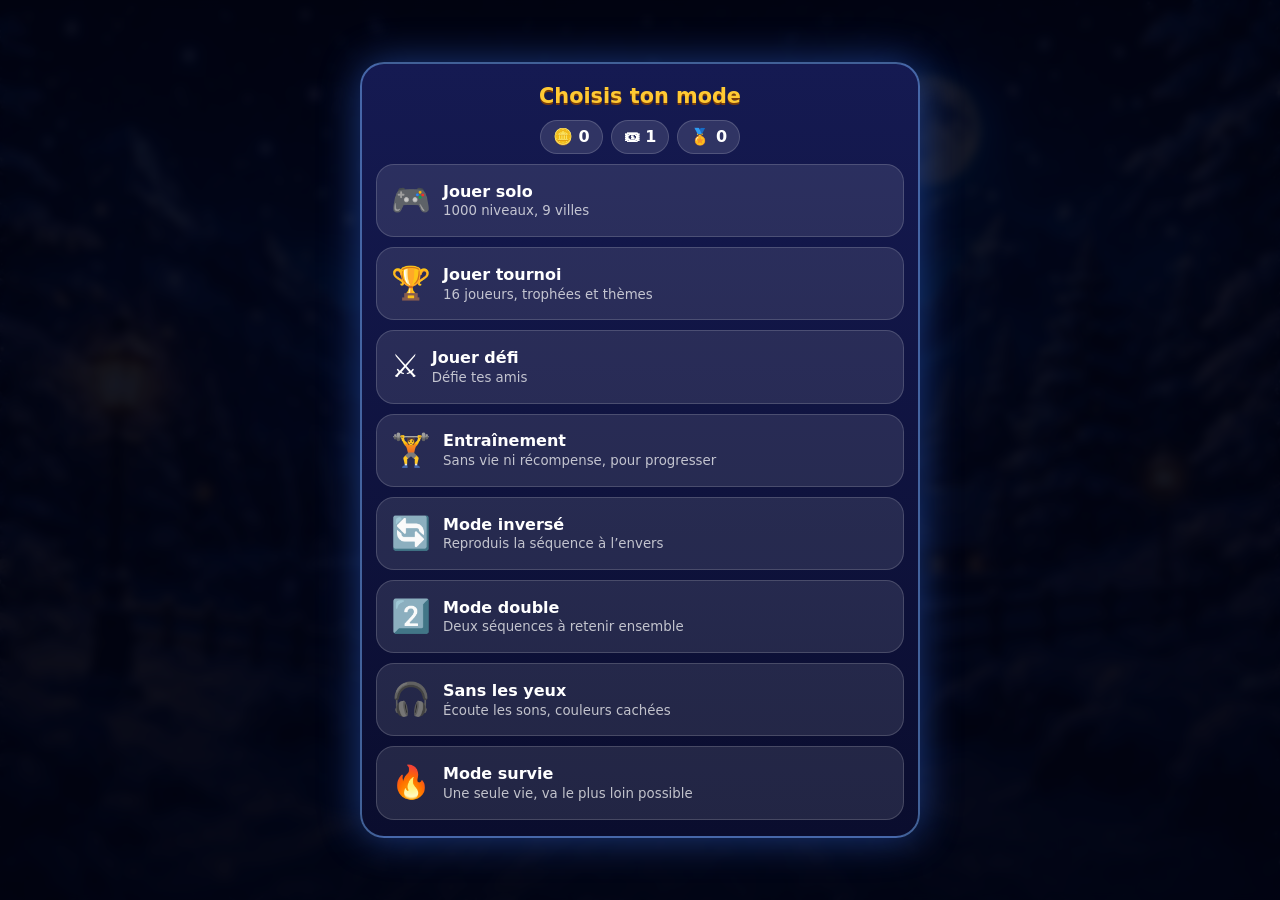
<file: index.html>
<!DOCTYPE html>
<html lang="fr">

<head>

  <meta charset="UTF-8">

  <meta
    name="viewport"
    content="width=device-width, initial-scale=1.0"
  >

  <!-- =========================
       SEO
  ========================== -->

  <title>Storybak – Jeu de mémoire et de réflexion en ligne</title>

  <meta
    name="description"
    content="Storybak est un jeu de mémoire et de réflexion en ligne gratuit. Teste ta mémoire, ta concentration et tes réflexes avec des séquences de couleurs."
  >

  <meta
    name="robots"
    content="index, follow"
  >

  <meta
    name="author"
    content="Storybak"
  >

  <meta
    name="application-name"
    content="Storybak"
  >

  <link
    rel="canonical"
    href="https://sparkly-selkie-3f6ac4.netlify.app/"
  >

  <meta
    name="theme-color"
    content="#000000"
  >

  <!-- =========================
       OPEN GRAPH
  ========================== -->

  <meta
    property="og:type"
    content="website"
  >

  <meta
    property="og:title"
    content="Storybak – Jeu de mémoire et de réflexion"
  >

  <meta
    property="og:description"
    content="Teste ta mémoire, ta concentration et tes réflexes avec Storybak, un jeu gratuit de réflexion et de mémoire en ligne."
  >

  <meta
    property="og:url"
    content="https://sparkly-selkie-3f6ac4.netlify.app/"
  >

  <meta
    property="og:site_name"
    content="Storybak"
  >

  <meta
    property="og:locale"
    content="fr_FR"
  >

  <!-- =========================
       TWITTER / X
  ========================== -->

  <meta
    name="twitter:card"
    content="summary"
  >

  <meta
    name="twitter:title"
    content="Storybak – Jeu de mémoire et de réflexion"
  >

  <meta
    name="twitter:description"
    content="Jeu gratuit de mémoire, de réflexion et de concentration en ligne."
  >

  

  <!-- =========================
       CSS
  ========================== -->

  <link
    rel="stylesheet"
    href="style.css"
  >

</head>


<body>

  <!-- =====================================================
       🎮 CONTENEUR PRINCIPAL
  ====================================================== -->

  <div
    class="container"
    id="game"
  >


    <!-- =====================================================
         🧠 TITRE
    ====================================================== -->

    <h1 id="title">
      🧠 Memory Flash Pro
    </h1>


    <!-- =====================================================
         🌍 LANGUE
    ====================================================== -->

    <label id="langLabel">
      🌍 Langue :
    </label>

    <select id="langSelect">

      <option value="fr">
        Français
      </option>

      <option value="en">
        English
      </option>

      <option value="es">
        Español
      </option>

      <option value="de">
        Deutsch
      </option>

      <option value="ar">
        العربية
      </option>

    </select>


    <!-- =====================================================
         📊 INFORMATIONS DU JEU
    ====================================================== -->

    <p>

      <span id="levelLabel">
        Niveau
      </span>

      :

      <span id="level">
        1
      </span>

    </p>


    <p>

      <span id="scoreLabel">
        Score
      </span>

      :

      <span id="score">
        0
      </span>

    </p>


    <p>

      <span id="livesLabel">
        Vies
      </span>

      :

      <span id="lives">
        5
      </span>

    </p>


    <!-- =====================================================
         🔄 BOUTON « REJOUER » (solo : plus de vies, gratuit)
    ====================================================== -->

    <button
      id="refillBtn"
      type="button"
      style="display:none;"
    >
      🔄 Rejouer
    </button>


    <!-- =====================================================
         💬 MESSAGE
    ====================================================== -->

    <p id="msg">
      Appuie sur START
    </p>


    <!-- =====================================================
         ⏱️ TIMER
    ====================================================== -->

    <p id="timer"></p>


    <!-- =====================================================
         🎨 4 CARRÉS DE SÉQUENCE
    ====================================================== -->

    <div
      id="flashGrid"
      class="grid"
    >

      <div
        class="btn red"
        onclick="pick('red')"
      ></div>

      <div
        class="btn green"
        onclick="pick('green')"
      ></div>

      <div
        class="btn blue"
        onclick="pick('blue')"
      ></div>

      <div
        class="btn yellow"
        onclick="pick('yellow')"
      ></div>

    </div>


    <!-- =====================================================
         🎮 BOUTONS JOUEUR
    ====================================================== -->

    <div
      id="answerBox"
      class="hidden"
    >

      <button
        type="button"
        class="answer-btn red"
        onclick="pick('red')"
      >
        <span
          class="color-name"
          data-color="red"
        >
          Rouge
        </span>
      </button>


      <button
        type="button"
        class="answer-btn green"
        onclick="pick('green')"
      >
        <span
          class="color-name"
          data-color="green"
        >
          Vert
        </span>
      </button>


      <button
        type="button"
        class="answer-btn blue"
        onclick="pick('blue')"
      >
        <span
          class="color-name"
          data-color="blue"
        >
          Bleu
        </span>
      </button>


      <button
        type="button"
        class="answer-btn yellow"
        onclick="pick('yellow')"
      >
        <span
          class="color-name"
          data-color="yellow"
        >
          Jaune
        </span>
      </button>

    </div>


    <!-- =====================================================
         ⭐ START
    ====================================================== -->

    <button
      id="star"
      type="button"
    >

      <span id="startText">
        ⭐ Commencer
      </span>

    </button>


  </div>


  <!-- =====================================================
       🔊 SONS
  ====================================================== -->

  <audio
    id="clickSound"
    src="click.mp3"
  ></audio>

  <audio
    id="winSound"
    src="win.mp3"
  ></audio>

  <audio
    id="failSound"
    src="fail.mp3"
  ></audio>


  <!-- =====================================================
       📢 PUBLICITÉS Y8 (SDK officiel, chargé une seule fois)
       Méthode de pub : y8Sdk.showAd() = pub plein écran.
       La logique (toutes les 3 manches, arrivée, 10 minutes) est dans ads.js.
  ====================================================== -->

  <script src="ads.js"></script>

  <script
    src="https://cdn.y8.com/minimal-sdk/2-0/y8.min.js"
    async
  ></script>
  <script>
    /* SDK Y8 (identifiants donnés par le portail Y8) */
    let y8Sdk;

    window.addEventListener("y8sdk.ready", function () {
      y8Sdk = y8.sdk();

      const appConfig = {
        appId: '6afc14e800d920186992b67d',
        autoLogin: true
      };

      const adConfig = {
        gameId: '293757',
        preloadAdBreaks: 'on',
        sound: 'on',
        onReady: function () {}
      };

      y8Sdk.init(appConfig, adConfig);
      y8Sdk.onAuth(function (user, error) {});
      if (window.StorybakAds) window.StorybakAds.setSdk(y8Sdk);
    }, { once: true });

    // Si le SDK est déjà chargé
    if (window.y8 && window.y8.emitReadyEvent) {
      window.y8.emitReadyEvent();
    }
  </script>


  <!-- =====================================================
       🎮 JAVASCRIPT DU JEU
  ====================================================== -->

  <script src="script.js"></script>
  <script src="arcade.js"></script>
  <script src="solo.js"></script>
  <script src="tournoi.js"></script>
  <script src="defi.js"></script>
  <script src="entrainement.js"></script>
  <script src="inverse.js"></script>
  <script src="double.js"></script>
  <script src="sansyeux.js"></script>
  <script src="survie.js"></script>


  <!-- =====================================================
       📊 VERCEL INSIGHTS
  ====================================================== -->


</body>

</html>
</file>
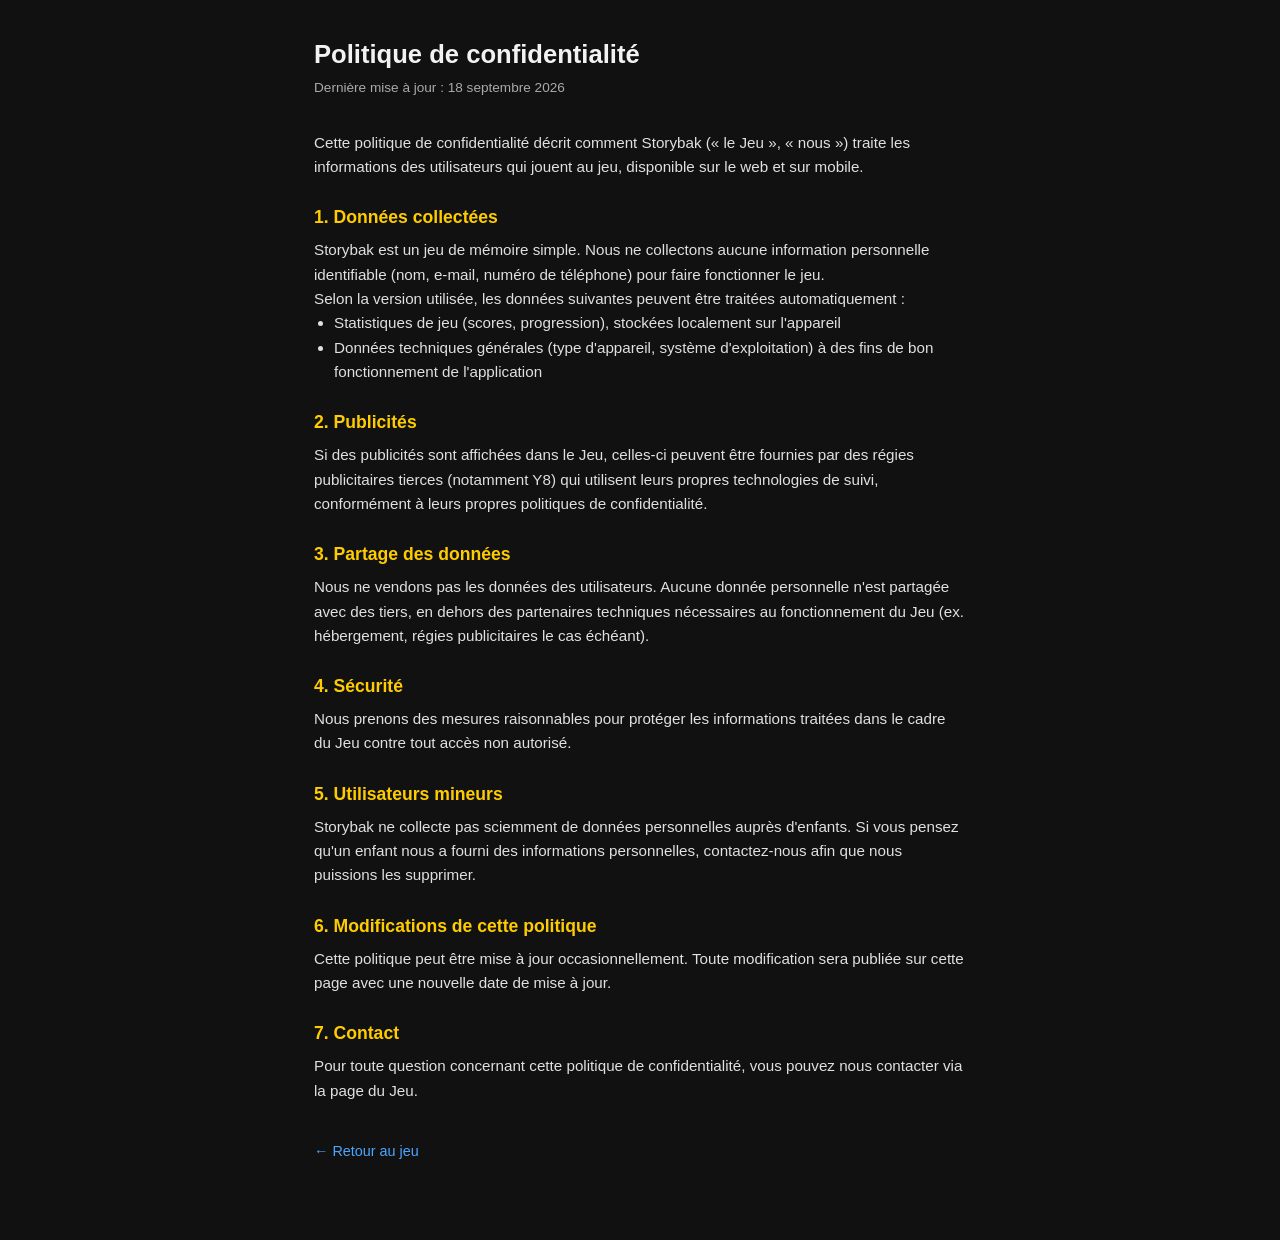
<file: privacy.html>
<!DOCTYPE html>
<html lang="fr">
<head>
  <meta charset="UTF-8">
  <meta name="viewport" content="width=device-width, initial-scale=1.0">
  <title>Politique de confidentialité – Storybak</title>
  <meta name="robots" content="index, follow">
  <style>
    * {
      margin: 0;
      padding: 0;
      box-sizing: border-box;
      font-family: Arial, sans-serif;
    }

    body {
      background-color: #111;
      color: #f2f2f2;
      min-height: 100vh;
      display: flex;
      justify-content: center;
    }

    .container {
      width: 100%;
      max-width: 700px;
      padding: 40px 24px 80px;
    }

    h1 {
      font-size: 1.6rem;
      margin-bottom: 8px;
    }

    .updated {
      color: #aaa;
      font-size: 0.85rem;
      margin-bottom: 32px;
    }

    h2 {
      font-size: 1.1rem;
      margin-top: 28px;
      margin-bottom: 10px;
      color: #ffcc00;
    }

    p, li {
      font-size: 0.95rem;
      line-height: 1.6;
      color: #e0e0e0;
    }

    ul {
      margin-left: 20px;
      margin-bottom: 10px;
    }

    a {
      color: #4da6ff;
    }

    .back {
      display: inline-block;
      margin-top: 40px;
      color: #4da6ff;
      text-decoration: none;
      font-size: 0.9rem;
    }
  </style>
</head>
<body>
  <div class="container">
    <h1>Politique de confidentialité</h1>
    <p class="updated">Dernière mise à jour : 18 septembre 2026</p>

    <p>Cette politique de confidentialité décrit comment Storybak (« le Jeu », « nous ») traite les informations des utilisateurs qui jouent au jeu, disponible sur le web et sur mobile.</p>

    <h2>1. Données collectées</h2>
    <p>Storybak est un jeu de mémoire simple. Nous ne collectons aucune information personnelle identifiable (nom, e-mail, numéro de téléphone) pour faire fonctionner le jeu.</p>
    <p>Selon la version utilisée, les données suivantes peuvent être traitées automatiquement :</p>
    <ul>
      <li>Statistiques de jeu (scores, progression), stockées localement sur l'appareil</li>
      <li>Données techniques générales (type d'appareil, système d'exploitation) à des fins de bon fonctionnement de l'application</li>
    </ul>

    <h2>2. Publicités</h2>
    <p>Si des publicités sont affichées dans le Jeu, celles-ci peuvent être fournies par des régies publicitaires tierces (notamment Y8) qui utilisent leurs propres technologies de suivi, conformément à leurs propres politiques de confidentialité.</p>

    <h2>3. Partage des données</h2>
    <p>Nous ne vendons pas les données des utilisateurs. Aucune donnée personnelle n'est partagée avec des tiers, en dehors des partenaires techniques nécessaires au fonctionnement du Jeu (ex. hébergement, régies publicitaires le cas échéant).</p>

    <h2>4. Sécurité</h2>
    <p>Nous prenons des mesures raisonnables pour protéger les informations traitées dans le cadre du Jeu contre tout accès non autorisé.</p>

    <h2>5. Utilisateurs mineurs</h2>
    <p>Storybak ne collecte pas sciemment de données personnelles auprès d'enfants. Si vous pensez qu'un enfant nous a fourni des informations personnelles, contactez-nous afin que nous puissions les supprimer.</p>

    <h2>6. Modifications de cette politique</h2>
    <p>Cette politique peut être mise à jour occasionnellement. Toute modification sera publiée sur cette page avec une nouvelle date de mise à jour.</p>

    <h2>7. Contact</h2>
    <p>Pour toute question concernant cette politique de confidentialité, vous pouvez nous contacter via la page du Jeu.</p>

    <a class="back" href="/">&larr; Retour au jeu</a>
  </div>
</body>
</html>
</file>
<file: style.css>
/* =========================================================
   STORYBAK — Memory Flash Pro
   style.css (version complète)
   Compatible avec l'index.html et le script.js actuels.

   SOMMAIRE
   01. Variables
   02. Reset + fond
   03. Carte principale (.container) + ordre d'affichage
   04. Titre, stats, message, minuteur
   05. Les 4 carrés de la séquence (.grid .btn)
   06. Les 4 boutons joueur (#answerBox)
   07. Boutons (Commencer, pub, partager, APK, langue)
   08. Profil
   09. Carte des villes (verrouillées / débloquées), bouton Carte, message
   10. Animations
   11. Petits écrans, écrans bas, accessibilité
========================================================= */


/* =========================================================
   01. VARIABLES
========================================================= */

:root {
  --red: #ff2020;
  --green: #00e676;
  --blue: #168cff;
  --yellow: #ffd600;

  --gold: #ffc933;
  --gold-2: #ff9a1f;
  --mint: #00ff99;

  --ink: #070a1f;
  --glass: rgba(8, 12, 38, 0.66);
  --glass-strong: rgba(8, 12, 38, 0.88);
  --line: rgba(255, 255, 255, 0.16);
  --text: #ffffff;
  --muted: rgba(255, 255, 255, 0.72);

  /* taille des carrés : s'adapte à la largeur ET à la hauteur de l'écran */
  --sq: clamp(84px, min(36vw, 19vh), 150px);

  --safe-t: env(safe-area-inset-top, 0px);
  --safe-b: env(safe-area-inset-bottom, 0px);
  --safe-l: env(safe-area-inset-left, 0px);
  --safe-r: env(safe-area-inset-right, 0px);
}


/* =========================================================
   02. RESET + FOND
========================================================= */

*,
*::before,
*::after {
  margin: 0;
  padding: 0;
  box-sizing: border-box;
}

html {
  -webkit-text-size-adjust: 100%;
}

body {
  font-family: system-ui, -apple-system, "Segoe UI", Roboto, "Helvetica Neue", Arial, "Noto Sans", "Noto Sans Arabic", sans-serif;
  color: var(--text);
  text-align: center;
  line-height: 1.35;

  /* le script remplace l'image selon le niveau ; celle-ci est le secours */
  background-color: #050818;
  background-image: url("ville1.webp");
  background-size: cover;
  background-position: center;
  background-attachment: fixed;
  background-repeat: no-repeat;

  min-height: 100vh;
  min-height: 100dvh;
  display: flex;
  justify-content: center;
  align-items: center;

  padding: calc(var(--safe-t) + 12px) calc(var(--safe-r) + 12px) calc(var(--safe-b) + 12px) calc(var(--safe-l) + 12px);

  -webkit-tap-highlight-color: transparent;
  touch-action: manipulation;
  -webkit-user-select: none;
  user-select: none;
  overflow-x: hidden;
}

/* voile sombre pour que le texte reste lisible sur toutes les villes */
body::before {
  content: "";
  position: fixed;
  inset: 0;
  z-index: -1;
  pointer-events: none;
  background:
    radial-gradient(ellipse at 50% 35%, rgba(0, 0, 0, 0) 0%, rgba(0, 0, 8, 0.55) 100%),
    linear-gradient(180deg, rgba(0, 0, 10, 0.25), rgba(0, 0, 10, 0.5));
}

.hidden {
  display: none !important;
}

img {
  max-width: 100%;
}


/* =========================================================
   03. CARTE PRINCIPALE + ORDRE D'AFFICHAGE
   Le jeu est tout en haut ; langue, partage et APK sont en bas.
========================================================= */

.container {
  position: relative;
  width: 100%;
  max-width: 480px;
  margin: auto;
  padding: 18px 16px 20px;

  display: flex;
  flex-wrap: wrap;
  justify-content: center;
  align-items: center;
  gap: 10px;

  background: linear-gradient(180deg, var(--glass), rgba(8, 12, 38, 0.5));
  border: 1px solid var(--line);
  border-radius: 26px;
  box-shadow: 0 18px 50px rgba(0, 0, 0, 0.55), inset 0 1px 0 rgba(255, 255, 255, 0.12);
  -webkit-backdrop-filter: blur(7px);
  backdrop-filter: blur(7px);
}

/* chaque élément prend toute la ligne, sauf exceptions plus bas */
.container > * {
  flex: 0 0 100%;
  max-width: 100%;
}

/* ordre visuel */
#title { order: 1; }
.container > p:nth-of-type(-n+3) { order: 2; }
#refillBtn { order: 3; }
#msg { order: 4; }
#timer { order: 5; }
#flashGrid { order: 6; }
#answerBox { order: 7; }
#star { order: 8; }
#langLabel, #langSelect { order: 9; }
.container > a, #shareBtn { order: 10; }
#shareMenu { order: 11; }


/* =========================================================
   04. TITRE, STATS, MESSAGE, MINUTEUR
========================================================= */

#title {
  font-size: clamp(1.3rem, 6vw, 1.95rem);
  font-weight: 900;
  letter-spacing: 0.3px;
  padding-inline: 58px; /* laisse la place à la photo de profil */
  text-wrap: balance;
  text-shadow: 0 2px 0 rgba(0, 0, 0, 0.45), 0 0 18px rgba(80, 160, 255, 0.85);
}

/* Niveau / Score / Vies : trois pastilles sur une ligne */
.container > p:nth-of-type(-n+3) {
  flex: 1 1 28%;
  min-width: 0;
  padding: 7px 6px;
  border-radius: 14px;
  background: rgba(255, 255, 255, 0.09);
  border: 1px solid var(--line);
  font-size: 0.82rem;
  color: var(--muted);
  white-space: nowrap;
  overflow: hidden;
  text-overflow: ellipsis;
}

#level,
#score,
#lives {
  display: inline-block;
  font-size: 1.1rem;
  font-weight: 900;
  color: var(--gold);
  font-variant-numeric: tabular-nums;
}

#lives::before {
  content: "♥ ";
  color: #ff4d6d;
}

#msg {
  min-height: 2.6em;
  display: flex;
  align-items: center;
  justify-content: center;
  padding: 6px 12px;
  border-radius: 14px;
  background: rgba(0, 0, 0, 0.28);
  font-size: 1.02rem;
  font-weight: 800;
  text-shadow: 0 2px 4px rgba(0, 0, 0, 0.7);
}

#timer {
  min-height: 1.5em;
  font-size: 1.05rem;
  font-weight: 800;
  color: #7dffb2;
  font-variant-numeric: tabular-nums;
  text-shadow: 0 2px 4px rgba(0, 0, 0, 0.7);
}

#questionText {
  position: absolute;
  opacity: 0;
  pointer-events: none;
}


/* =========================================================
   05. LES 4 CARRÉS DE LA SÉQUENCE
   Au repos : carrés sombres visibles (comme un plateau de Simon).
   Pendant la séquence : le carré .active s'allume.
========================================================= */

.grid {
  display: grid;
  grid-template-columns: repeat(2, var(--sq));
  justify-content: center;
  gap: 12px;
  margin: 6px 0;
}

.grid .btn {
  --btn-color: #ffffff;

  position: relative;
  width: var(--sq);
  height: var(--sq);
  display: grid;
  place-items: center;
  border: none;
  border-radius: 18px;
  cursor: pointer;

  /* éteint */
  opacity: 0.2;
  visibility: visible;
  filter: saturate(0.7);
  transform: scale(1);
  box-shadow: inset 0 0 0 2px rgba(255, 255, 255, 0.12);

  transition: opacity 0.18s ease, transform 0.18s ease, box-shadow 0.18s ease, filter 0.18s ease;
}

.grid .btn.red    { --btn-color: var(--red);    background: var(--red); }
.grid .btn.green  { --btn-color: var(--green);  background: var(--green); }
.grid .btn.blue   { --btn-color: var(--blue);   background: var(--blue); }
.grid .btn.yellow { --btn-color: var(--yellow); background: var(--yellow); }

/* symbole (aide les personnes daltoniennes : on reconnaît la forme, pas seulement la couleur) */
.grid .btn::before {
  font-size: calc(var(--sq) * 0.42);
  line-height: 1;
  font-weight: 900;
  color: #fff;
  text-shadow: 0 2px 6px rgba(0, 0, 0, 0.35);
  pointer-events: none;
}

.grid .btn.red::before    { content: "●"; }
.grid .btn.green::before  { content: "▲"; color: #07331d; text-shadow: none; }
.grid .btn.blue::before   { content: "■"; }
.grid .btn.yellow::before { content: "★"; color: #4a3b00; text-shadow: none; }

/* allumé pendant la séquence */
.grid .btn.active {
  opacity: 1;
  filter: brightness(1.25) saturate(1.1);
  transform: scale(1.08);
  box-shadow:
    0 0 0 3px rgba(255, 255, 255, 0.9),
    0 0 26px 4px var(--btn-color),
    0 0 60px 12px var(--btn-color);
}

/* mode joueur (conservé pour le script) */
.grid.player-mode .btn {
  opacity: 1;
  filter: none;
  transform: scale(1);
  box-shadow: 0 0 16px var(--btn-color);
}

.grid.player-mode .btn:hover  { filter: brightness(1.15); }
.grid.player-mode .btn:active { transform: scale(0.97); }


/* =========================================================
   06. LES 4 BOUTONS JOUEUR (#answerBox)
   Toujours sur UNE ligne, avec le symbole + le nom.
========================================================= */

#answerBox {
  display: flex;
  flex-wrap: nowrap;
  justify-content: center;
  align-items: stretch;
  gap: 8px;
  width: 100%;
  margin-top: 4px;
}

#answerBox .answer-btn {
  --c: #fff;
  --on: #fff;

  flex: 1 1 0;
  min-width: 0;
  height: 74px;
  margin: 0;
  padding: 4px 2px;

  display: flex;
  flex-direction: column;
  align-items: center;
  justify-content: center;
  gap: 2px;

  border: none;
  border-radius: 16px;
  cursor: pointer;
  background: var(--c);
  color: var(--on);
  box-shadow: 0 5px 0 rgba(0, 0, 0, 0.35), 0 0 16px var(--c);

  transition: transform 0.12s ease, filter 0.12s ease, box-shadow 0.12s ease;
}

#answerBox .answer-btn.red    { --c: var(--red);    --on: #fff; }
#answerBox .answer-btn.green  { --c: var(--green);  --on: #06331c; }
#answerBox .answer-btn.blue   { --c: var(--blue);   --on: #fff; }
#answerBox .answer-btn.yellow { --c: var(--yellow); --on: #3f3200; }

#answerBox .answer-btn::before {
  font-size: 1.5rem;
  line-height: 1;
  font-weight: 900;
  pointer-events: none;
}

#answerBox .answer-btn.red::before    { content: "●"; }
#answerBox .answer-btn.green::before  { content: "▲"; }
#answerBox .answer-btn.blue::before   { content: "■"; }
#answerBox .answer-btn.yellow::before { content: "★"; }

#answerBox .color-name {
  color: inherit;
  font-size: 0.82rem;
  font-weight: 800;
  white-space: nowrap;
  pointer-events: none;
}

#answerBox .answer-btn:hover  { filter: brightness(1.12); transform: translateY(-2px); }
#answerBox .answer-btn:active { transform: translateY(3px); box-shadow: 0 2px 0 rgba(0, 0, 0, 0.35), 0 0 22px var(--c); filter: brightness(1.25); }


/* =========================================================
   07. BOUTONS
========================================================= */

button {
  font-family: inherit;
  font-size: 1rem;
  font-weight: 800;
  cursor: pointer;
  border: none;
  border-radius: 14px;
  padding: 11px 16px;
  margin: 0;
  color: #0b1030;
  background: #fff;
  transition: transform 0.12s ease, filter 0.12s ease, box-shadow 0.12s ease;
}

button:active {
  transform: translateY(2px) scale(0.98);
}

button:focus-visible,
select:focus-visible,
a:focus-visible,
#profilePic:focus-visible {
  outline: 3px solid #fff;
  outline-offset: 2px;
}

button:disabled {
  opacity: 0.55;
  cursor: not-allowed;
}

/* ⭐ COMMENCER */
#star {
  width: 100%;
  padding: 15px max(20px, calc((100% - 340px) / 2));
  font-size: 1.3rem;
  border-radius: 18px;
  color: #3a1c00;
  background: linear-gradient(180deg, #ffd84d, var(--gold-2));
  box-shadow: 0 6px 0 #a8560c, 0 0 26px rgba(255, 190, 60, 0.55);
}

#star:active {
  box-shadow: 0 2px 0 #a8560c, 0 0 20px rgba(255, 190, 60, 0.5);
  transform: translateY(4px);
}

#star:hover {
  filter: brightness(1.06);
}

/* 🎥 PUB (affichée par le script quand il n'y a plus de vies) */
#refillBtn {
  display: none;
  width: 100%;
  padding: 13px max(18px, calc((100% - 340px) / 2));
  color: #1a1200;
  background: linear-gradient(180deg, #fff09a, var(--gold));
  box-shadow: 0 5px 0 #a87a00, 0 0 22px rgba(255, 201, 51, 0.5);
  animation: pulse 1.4s ease-in-out infinite;
}

/* 🌍 LANGUE */
#langLabel,
#langSelect {
  flex: 0 0 auto;
  width: auto;
  font-size: 0.9rem;
  font-weight: 700;
  color: var(--muted);
}

#langSelect {
  padding: 8px 10px;
  border-radius: 10px;
  border: 1px solid var(--line);
  background: rgba(255, 255, 255, 0.92);
  color: #0b1030;
  font-family: inherit;
  cursor: pointer;
}

/* 🔗 LIENS (APK) */
.container > a {
  flex: 0 0 auto;
  display: inline-block;
  text-decoration: none;
}

.container > a button {
  background: rgba(255, 255, 255, 0.12);
  color: #fff;
  border: 1px solid var(--line);
  font-size: 0.9rem;
  padding: 10px 14px;
}

/* 📤 PARTAGER */
#shareBtn {
  flex: 0 0 auto;
  font-size: 0.9rem;
  padding: 10px 14px;
  color: #04301f;
  background: linear-gradient(180deg, #66ffc2, var(--mint));
  box-shadow: 0 3px 0 #00995c;
}

#shareMenu {
  display: flex;
  flex-direction: row;
  flex-wrap: wrap;
  justify-content: center;
  gap: 10px;
}

#shareMenu.hidden {
  display: none !important;
}

#shareMenu a {
  display: inline-block;
  padding: 10px 16px;
  border-radius: 12px;
  background: #fff;
  color: #0b1030;
  font-weight: 800;
  font-size: 0.92rem;
  text-decoration: none;
}


/* =========================================================
   08. PROFIL
========================================================= */

#profileContainer {
  position: absolute;
  top: 12px;
  inset-inline-start: 12px;
  z-index: 50;
}

#profilePic {
  display: block;
  width: 48px;
  height: 48px;
  border-radius: 50%;
  object-fit: cover;
  border: 3px solid var(--mint);
  box-shadow: 0 0 14px rgba(0, 255, 153, 0.55);
  cursor: pointer;
}

#profileModal {
  display: none;
  position: fixed;
  inset: 0;
  z-index: 9999;
  justify-content: center;
  align-items: center;
  padding: 16px;
  background: rgba(0, 0, 0, 0.94);
}

#profileModal img {
  max-width: 95%;
  max-height: 95%;
  border-radius: 18px;
}


/* =========================================================
   09. SÉLECTEUR DE VILLES
   Prêt pour l'écran « choisir une ville » :
   <div id="cityMenu" class="city-menu hidden">
     <div class="city-panel">
       <h2 class="city-title">…</h2>
       <div class="city-grid">
         <button class="city-card [current] [locked]" style="--img:url(ville2.webp)">
           <span class="city-name">Ville 2</span>
           <span class="city-req">Niveau 21</span>
           <span class="lock-badge">🔒</span>
         </button>
       </div>
       <button class="city-close">…</button>
     </div>
   </div>
========================================================= */

.city-menu {
  position: fixed;
  inset: 0;
  z-index: 5000;
  display: flex;
  align-items: center;
  justify-content: center;
  padding: calc(var(--safe-t) + 12px) 12px calc(var(--safe-b) + 12px);
  background: rgba(2, 4, 18, 0.82);
  -webkit-backdrop-filter: blur(5px);
  backdrop-filter: blur(5px);
}

.city-panel {
  width: min(560px, 100%);
  max-height: 100%;
  overflow-y: auto;
  padding: 18px 14px 16px;
  border-radius: 24px;
  background: linear-gradient(180deg, #151a52, #0a0d2e);
  border: 2px solid rgba(120, 180, 255, 0.5);
  box-shadow: 0 0 40px rgba(60, 120, 255, 0.45);
  -webkit-overflow-scrolling: touch;
}

.city-title {
  margin-bottom: 12px;
  font-size: 1.35rem;
  color: var(--gold);
  text-shadow: 0 2px 0 #7a3d0a;
}

.city-grid {
  display: grid;
  grid-template-columns: repeat(auto-fill, minmax(150px, 1fr));
  gap: 10px;
}

.city-card {
  position: relative;
  aspect-ratio: 3 / 2;
  display: flex;
  flex-direction: column;
  justify-content: flex-end;
  align-items: flex-start;
  gap: 1px;
  padding: 8px 10px;
  overflow: hidden;
  text-align: start;
  color: #fff;
  border-radius: 16px;
  border: 2px solid rgba(255, 255, 255, 0.35);
  background-color: #10143a;
  background-image: linear-gradient(180deg, rgba(0, 0, 0, 0) 40%, rgba(0, 0, 12, 0.85)), var(--img, none);
  background-size: cover;
  background-position: center;
  box-shadow: 0 4px 12px rgba(0, 0, 0, 0.45);
}

.city-name {
  font-size: 0.95rem;
  font-weight: 900;
  text-shadow: 0 2px 4px #000;
}

.city-req {
  font-size: 0.74rem;
  font-weight: 700;
  color: rgba(255, 255, 255, 0.85);
  text-shadow: 0 1px 3px #000;
}

.city-card.current {
  border-color: var(--gold);
  box-shadow: 0 0 0 2px rgba(255, 201, 51, 0.5), 0 0 22px rgba(255, 201, 51, 0.55);
}

.city-card.current::after {
  content: "✔";
  position: absolute;
  top: 6px;
  inset-inline-end: 8px;
  width: 24px;
  height: 24px;
  display: grid;
  place-items: center;
  border-radius: 50%;
  background: var(--gold);
  color: #3a1c00;
  font-size: 0.85rem;
  font-weight: 900;
}

/* ville verrouillée : image grisée + cadenas */
.city-card.locked {
  cursor: not-allowed;
  border-color: rgba(255, 255, 255, 0.18);
  filter: grayscale(1) brightness(0.55);
  box-shadow: none;
}

.city-card.locked:active {
  transform: none;
  animation: shake 0.3s;
}

.lock-badge {
  position: absolute;
  top: 50%;
  left: 50%;
  transform: translate(-50%, -62%);
  font-size: 2rem;
  filter: drop-shadow(0 2px 6px rgba(0, 0, 0, 0.8));
}

.city-close {
  margin-top: 14px;
  width: 100%;
  max-width: 280px;
  color: #fff;
  background: rgba(255, 255, 255, 0.14);
  border: 1px solid var(--line);
}


/* bouton « Carte » (créé par le script) */
#mapBtn {
  order: 8;
  flex: 0 0 auto;
  padding: 10px 18px;
  color: #fff;
  background: rgba(70, 130, 255, 0.3);
  border: 1px solid rgba(150, 195, 255, 0.6);
  box-shadow: 0 3px 0 rgba(0, 0, 0, 0.35);
}

/* message temporaire (ville débloquée, ville verrouillée…) */
.toast {
  position: fixed;
  left: 50%;
  bottom: calc(var(--safe-b) + 28px);
  z-index: 6000;
  max-width: min(92vw, 420px);
  padding: 11px 18px;
  border-radius: 14px;
  background: rgba(10, 12, 40, 0.94);
  border: 2px solid var(--gold);
  color: #fff;
  font-weight: 800;
  font-size: 0.95rem;
  pointer-events: none;
  opacity: 0;
  transform: translate(-50%, 16px);
  transition: opacity 0.25s ease, transform 0.25s ease;
}

.toast.show {
  opacity: 1;
  transform: translate(-50%, 0);
}


/* =========================================================
   10. ANIMATIONS
========================================================= */

.flash {
  animation: flash 0.2s;
}

@keyframes flash {
  0%   { background: #fff; }
  100% { background: #111; }
}

@keyframes pulse {
  0%, 100% { transform: scale(1); }
  50%      { transform: scale(1.04); }
}

@keyframes shake {
  0%, 100% { transform: translateX(0); }
  25%      { transform: translateX(-5px); }
  75%      { transform: translateX(5px); }
}

/* écran d'accueil (si tu l'ajoutes à la page) */
#welcomeImage {
  position: fixed;
  inset: 0;
  z-index: 9999;
  display: flex;
  justify-content: center;
  align-items: center;
  background: #000;
  animation: hideSplash 5s forwards;
}

#welcomeImage img {
  width: 80%;
  max-width: 300px;
  border-radius: 20px;
}

@keyframes hideSplash {
  0%, 90% { opacity: 1; }
  100%    { opacity: 0; visibility: hidden; }
}


/* =========================================================
   11. PETITS ÉCRANS, ÉCRANS BAS, ACCESSIBILITÉ
========================================================= */

@media (max-width: 420px) {
  .container {
    padding: 14px 10px 16px;
    gap: 8px;
    border-radius: 22px;
  }

  .grid { gap: 10px; }

  #answerBox { gap: 6px; }
  #answerBox .answer-btn { height: 68px; border-radius: 14px; }
  #answerBox .answer-btn::before { font-size: 1.3rem; }
  #answerBox .color-name { font-size: 0.74rem; }
}

@media (max-width: 340px) {
  #title { font-size: 1.15rem; padding-inline: 52px; }
  #answerBox .color-name { font-size: 0.66rem; }
  .container > p:nth-of-type(-n+3) { font-size: 0.74rem; }
}

/* téléphone en mode paysage : on compacte tout pour que le jeu tienne à l'écran */
@media (max-height: 520px) {
  body { align-items: flex-start; padding-block: 6px; }

  :root { --sq: clamp(60px, 21vh, 100px); }

  .container { max-width: 560px; padding: 8px 12px 10px; gap: 5px; border-radius: 20px; }

  #title { font-size: 1.05rem; padding-inline: 44px; line-height: 1.15; }

  .container > p:nth-of-type(-n+3) { padding: 3px 6px; font-size: 0.74rem; border-radius: 10px; }
  #level, #score, #lives { font-size: 0.95rem; }

  #msg { min-height: 1.8em; font-size: 0.88rem; padding: 2px 10px; border-radius: 10px; }
  #timer { min-height: 1.15em; font-size: 0.9rem; }

  .grid { gap: 8px; margin: 2px 0; }

  #answerBox { margin-top: 0; }
  #answerBox .answer-btn { height: 52px; flex-direction: row; gap: 6px; }
  #answerBox .answer-btn::before { font-size: 1.1rem; }

  #star { padding-block: 9px; font-size: 1.05rem; border-radius: 14px; }

  #profileContainer { top: 6px; inset-inline-start: 8px; }
  #profilePic { width: 32px; height: 32px; border-width: 2px; }
}

/* si le navigateur ne sait pas flouter : fond plus opaque */
@supports not ((backdrop-filter: blur(1px)) or (-webkit-backdrop-filter: blur(1px))) {
  .container { background: var(--glass-strong); }
  .city-menu { background: rgba(2, 4, 18, 0.95); }
}

/* langues qui s'écrivent de droite à gauche (arabe) */
[dir="rtl"] #answerBox,
[dir="rtl"] .grid {
  direction: ltr; /* l'ordre des couleurs ne doit jamais s'inverser */
}

/* respect des réglages « réduire les animations » */
@media (prefers-reduced-motion: reduce) {
  *,
  *::before,
  *::after {
    animation: none !important;
    transition: none !important;
  }
}


/* =========================================================
   10. MODES : fenêtres (overlay/sheet), menu des modes, tournoi
========================================================= */

.overlay {
  position: fixed; inset: 0; z-index: 5000;
  display: flex; align-items: center; justify-content: center;
  padding: calc(var(--safe-t) + 12px) 12px calc(var(--safe-b) + 12px);
  background: rgba(2, 4, 18, 0.82);
  -webkit-backdrop-filter: blur(5px); backdrop-filter: blur(5px);
}
.overlay.hidden { display: none; }

.sheet {
  width: min(560px, 100%); max-height: 100%; overflow-y: auto;
  padding: 18px 14px 16px; border-radius: 24px;
  background: linear-gradient(180deg, #151a52, #0a0d2e);
  border: 2px solid rgba(120, 180, 255, 0.5);
  box-shadow: 0 0 40px rgba(60, 120, 255, 0.45);
  -webkit-overflow-scrolling: touch;
  display: flex; flex-direction: column; gap: 10px;
}
.sheet-title { font-size: 1.3rem; color: var(--gold); text-shadow: 0 2px 0 #7a3d0a; }
.sheet-text { color: var(--muted); }
.sheet-close, .sheet-foot button { cursor: pointer; }
.sheet-close {
  align-self: center; margin-top: 4px; padding: 10px 22px; border-radius: 999px;
  color: #fff; background: rgba(255,255,255,.14); border: 1px solid var(--line); font-weight: 800;
}
.sheet-foot { display: flex; flex-wrap: wrap; gap: 8px; justify-content: center; margin-top: 4px; }
.sheet .city-grid { margin-top: 2px; }

.chips { display: flex; gap: 8px; justify-content: center; flex-wrap: wrap; }
.chip { padding: 5px 12px; border-radius: 999px; font-weight: 800; background: rgba(255,255,255,.12); border: 1px solid var(--line); }

/* boutons des fenêtres */
.sheet button, #modesBtn { font: inherit; cursor: pointer; }
.btn-main, .btn-soft, .btn-ok {
  padding: 10px 16px; border-radius: 14px; font-weight: 900; color: #fff; border: 1px solid transparent;
}
.btn-main { color: #3a1d00; background: linear-gradient(180deg, var(--gold), var(--gold-2)); box-shadow: 0 3px 0 #7a3d0a; }
.btn-soft { background: rgba(255,255,255,.14); border-color: var(--line); }
.btn-ok { background: rgba(0, 230, 118, .3); border-color: rgba(0,230,118,.7); }
.sheet button:disabled { opacity: .45; cursor: default; filter: grayscale(.5); }

/* menu des modes */
.mode-list { display: flex; flex-direction: column; gap: 10px; }
.mode-card {
  position: relative; display: flex; align-items: center; gap: 12px; padding: 14px;
  text-align: start; color: #fff; border-radius: 18px;
  background: rgba(255,255,255,.1); border: 1px solid var(--line);
}
.mode-card:active { transform: scale(.98); }
.mode-card.soon { opacity: .55; }
.mode-icon { font-size: 2rem; }
.mode-text { display: flex; flex-direction: column; flex: 1; }
.mode-text small { color: var(--muted); }
.soon-badge { position: absolute; top: 8px; inset-inline-end: 10px; font-size: .7rem; padding: 2px 8px; border-radius: 999px; background: var(--gold); color: #3a1d00; font-weight: 900; }

#modesBtn {
  order: 9; flex: 0 0 auto; padding: 10px 18px; color: #fff;
  background: rgba(255,255,255,.14); border: 1px solid var(--line); box-shadow: 0 3px 0 rgba(0,0,0,.35);
}

/* tournoi : lobby */
.banner-card { display: flex; flex-direction: column; gap: 8px; padding: 12px; border-radius: 16px; background: rgba(255, 201, 51, .16); border: 1px solid rgba(255,201,51,.6); }
.ticket-row { display: flex; flex-direction: column; gap: 6px; }
.tier-card { display: flex; flex-direction: column; gap: 6px; padding: 12px; border-radius: 16px; background: rgba(255,255,255,.08); border: 1px solid var(--line); text-align: start; }
.tier-card.locked { opacity: .6; }
.tier-head { display: flex; justify-content: space-between; align-items: center; font-size: 1.05rem; }
.tier-cost { padding: 2px 10px; border-radius: 999px; background: rgba(255,255,255,.14); font-weight: 800; }
.tier-info, .stats-line { color: var(--muted); }

/* tournoi : tableau */
.next-box { display: flex; flex-direction: column; gap: 2px; padding: 10px; border-radius: 14px; background: rgba(22,140,255,.2); border: 1px solid rgba(120,180,255,.6); }
.bracket { display: flex; flex-direction: column; gap: 4px; max-height: 42vh; overflow-y: auto; padding-inline-end: 2px; }
.round-title { margin-top: 6px; text-align: start; font-size: .8rem; letter-spacing: .06em; text-transform: uppercase; color: var(--gold); }
.mline { display: grid; grid-template-columns: 1fr auto 1fr; gap: 8px; align-items: center; padding: 6px 10px; border-radius: 10px; background: rgba(255,255,255,.06); font-size: .9rem; }
.mline.mine { background: rgba(255, 201, 51, .16); outline: 1px solid rgba(255,201,51,.6); }
.mline .mn:first-child { text-align: start; } .mline .mn:last-child { text-align: end; }
.mn { opacity: .75; } .mn.win { opacity: 1; font-weight: 900; color: var(--mint); } .mn.me { text-decoration: underline; }
.ms { font-weight: 900; min-width: 3ch; }

/* tournoi : fin et trophées */
.rewards { display: flex; flex-direction: column; gap: 4px; padding: 10px; border-radius: 14px; background: rgba(0,230,118,.14); border: 1px solid rgba(0,230,118,.5); }
.reward { font-weight: 800; }
.trophy-row { display: flex; gap: 10px; justify-content: center; }
.trophy { display: flex; flex-direction: column; align-items: center; padding: 10px 16px; border-radius: 14px; background: rgba(255,255,255,.08); }
.trophy-icon { font-size: 2rem; }
.theme-list { display: flex; flex-direction: column; gap: 8px; }
.theme-row { display: flex; align-items: center; gap: 10px; padding: 8px 10px; border-radius: 14px; background: rgba(255,255,255,.08); border: 1px solid var(--line); }
.theme-row.using { border-color: var(--mint); }
.theme-row b { flex: 1; text-align: start; }
.theme-swatch { display: flex; gap: 3px; }
.theme-swatch i { width: 16px; height: 16px; border-radius: 4px; display: block; }
.theme-swatch i.red { background: var(--red); } .theme-swatch i.green { background: var(--green); }
.theme-swatch i.blue { background: var(--blue); } .theme-swatch i.yellow { background: var(--yellow); }
.theme-neon .theme-swatch i { filter: saturate(1.8) brightness(1.15); box-shadow: 0 0 6px currentColor; }
.theme-crystal .theme-swatch i { opacity: .75; border: 1px solid #fff; }
.theme-gold .theme-swatch i { box-shadow: inset 0 0 0 2px #ffc933; }
.theme-hint { color: var(--muted); }

/* thèmes appliqués au plateau */
body.theme-neon .grid .btn, body.theme-neon .answer-btn { filter: saturate(1.6) brightness(1.1); box-shadow: 0 0 14px var(--btn-color, #fff); }
body.theme-crystal .grid .btn { opacity: .9; border: 2px solid rgba(255,255,255,.7); }
body.theme-gold .grid .btn { border: 3px solid var(--gold); box-shadow: 0 0 12px rgba(255,201,51,.7); }

/* barre de l'adversaire */
.duel { order: 4; width: min(340px, 90%); margin: 0 auto; }
.duel.hidden { display: none; }
.duel-row { display: flex; flex-direction: column; gap: 4px; font-size: .85rem; font-weight: 800; }
.duel-track { height: 10px; border-radius: 999px; overflow: hidden; background: rgba(255,255,255,.18); }
.duel-track i { display: block; height: 100%; width: 0; background: linear-gradient(90deg, var(--blue), var(--mint)); }
.duel-track i.fail { background: var(--red); }

/* en mode tournoi : pas de bouton Carte */
body[data-mode="tournoi"] #mapBtn { display: none; }

/* défi */
.name-input {
  width: 100%; padding: 12px 14px; border-radius: 14px; font: inherit; font-weight: 800; text-align: center;
  color: #fff; background: rgba(255,255,255,.1); border: 1px solid var(--line);
}
.name-input:focus { outline: 2px solid var(--gold); }
.link-box { font-size: .75rem; font-weight: 600; }
.link-btn { display: block; text-decoration: none; text-align: center; }
.versus { display: grid; grid-template-columns: 1fr 2rem 1fr; gap: 6px; align-items: center; padding: 10px; border-radius: 14px; background: rgba(255,255,255,.08); }
.versus .ok { color: var(--mint); font-weight: 800; } .versus .ko { color: #ff7a7a; font-weight: 800; }
.versus .rn { opacity: .6; font-size: .8rem; } .versus small { color: var(--muted); }
.hist-row { width: 100%; }
body[data-mode="defi"] #mapBtn { display: none; }

/* choix Facile / Difficile */
.diff-row { display: flex; align-items: center; gap: 8px; justify-content: center; flex-wrap: wrap; }
.diff-row b { margin-inline-end: 4px; }
.diff-row button { min-width: 96px; }


/* =========================================================
   11. MODE « SANS LES YEUX » + TABLEAU DE TOURNOI + RÉSULTATS
========================================================= */

/* couleurs cachées : seules les formes comptent */
body.blind .grid .btn { background: #26306e; --btn-color: #fff; }
body.blind .grid .btn::before { color: #cfd8ff; text-shadow: none; }
body.blind .grid .btn.active { background: #fff; filter: none; }
body.blind .grid .btn.active::before { color: #14206b; }
body.blind #answerBox .answer-btn { --c: #26306e; --on: #fff; }

/* grande fenêtre pour le tableau */
.sheet-wide { width: min(940px, 100%); }
.bracket-panel { display: flex; flex-direction: column; gap: 6px; }
.zoom-bar { display: flex; gap: 6px; justify-content: flex-end; }
.zoom-bar button { padding: 6px 12px; min-width: 44px; }
.bracket-wrap { overflow: auto; max-height: 58vh; border-radius: 14px; border: 1px solid var(--line); background: #04061c; -webkit-overflow-scrolling: touch; }
.bracket-svg { display: block; max-width: none; margin: 0 auto; }

/* score de ton match */
.scoreboard { display: grid; grid-template-columns: 1fr auto 1fr; align-items: center; gap: 10px; padding: 18px 12px; border-radius: 18px; background: rgba(255,255,255,.08); border: 2px solid var(--line); }
.scoreboard.won { border-color: rgba(0,230,118,.7); box-shadow: 0 0 24px rgba(0,230,118,.25); }
.scoreboard.lost { border-color: rgba(255,90,90,.7); box-shadow: 0 0 24px rgba(255,90,90,.2); }
.sb-name { font-weight: 800; font-size: 1.05rem; word-break: break-word; }
.sb-score { font-size: 2.4rem; font-weight: 900; color: var(--gold); text-shadow: 0 3px 0 #7a3d0a; }

/* résultats des autres matchs : ils apparaissent un par un */
.results-list { display: flex; flex-direction: column; gap: 6px; }
.mline.reveal { opacity: 0; transform: translateY(8px); animation: revealLine .45s ease forwards; }
@keyframes revealLine { to { opacity: 1; transform: none; } }
@media (prefers-reduced-motion: reduce) { .mline.reveal { animation-duration: .01s; animation-delay: 0s !important; } }
</file>
